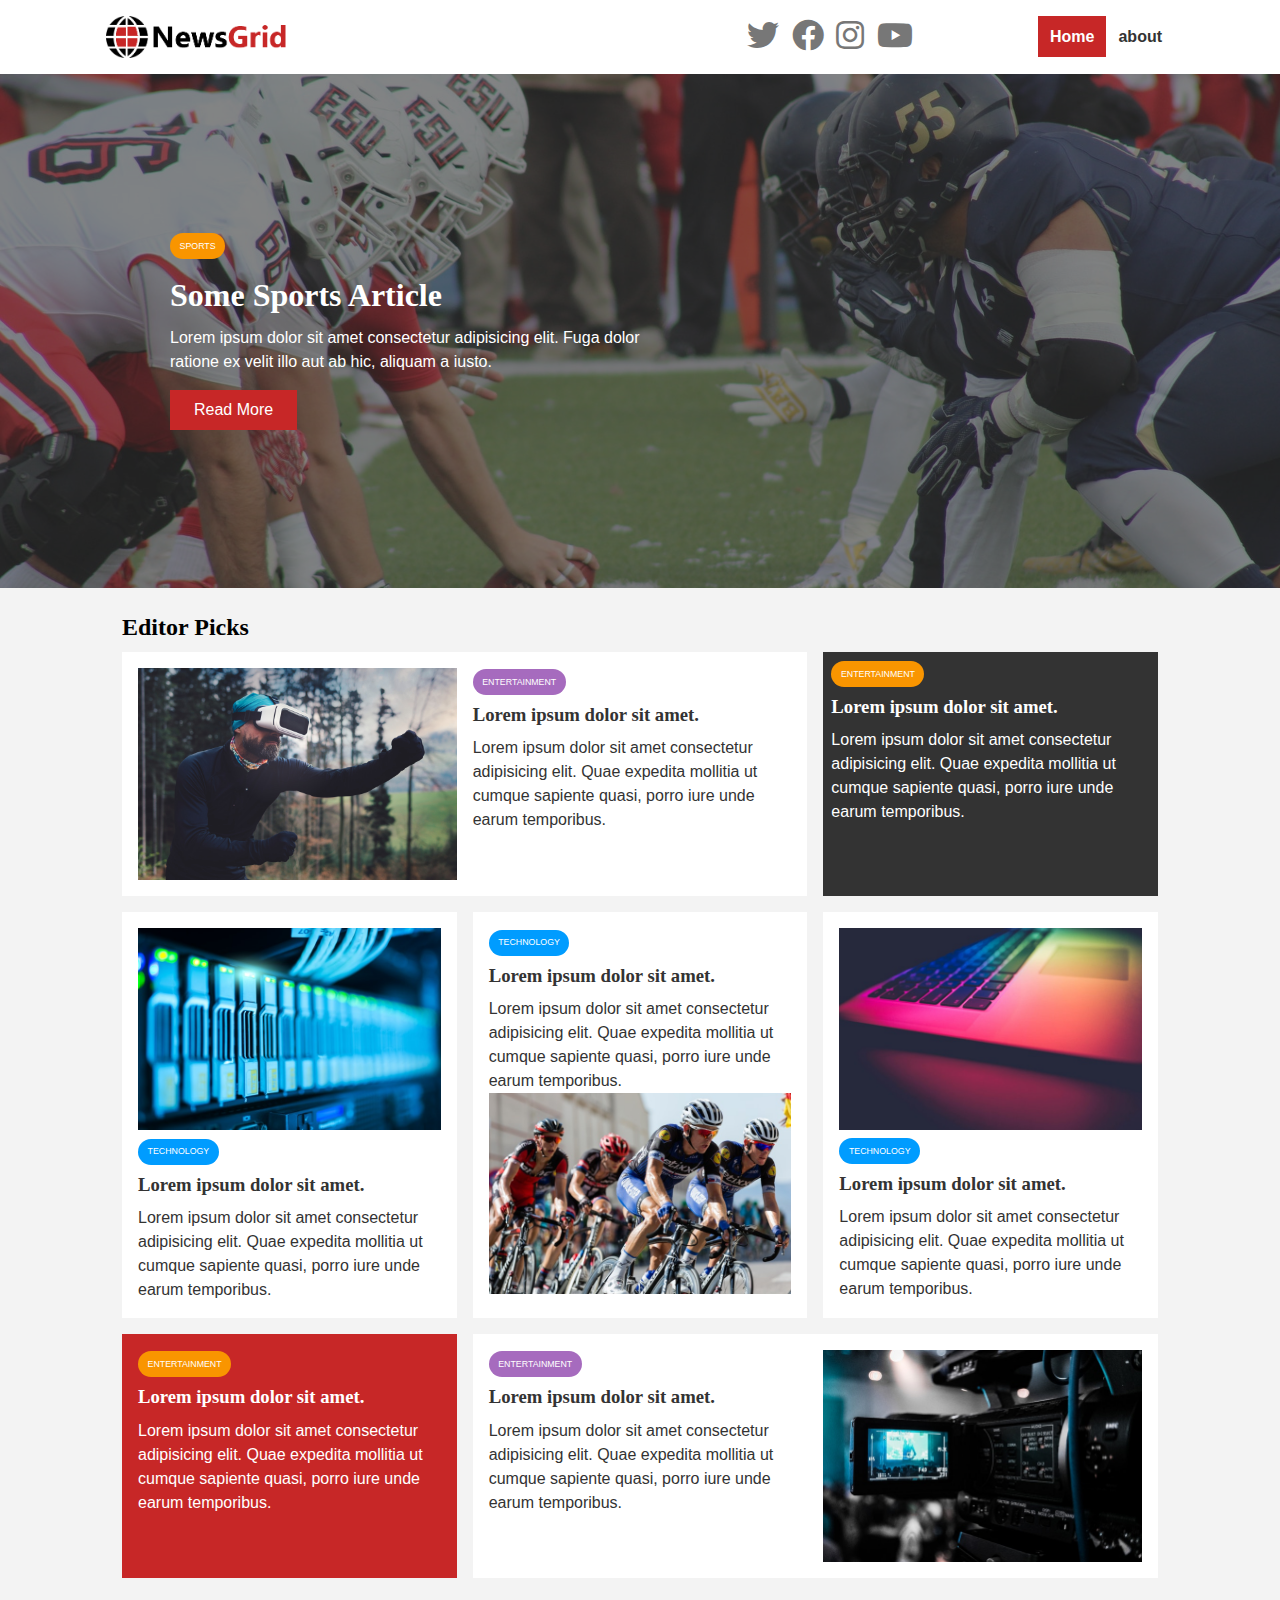
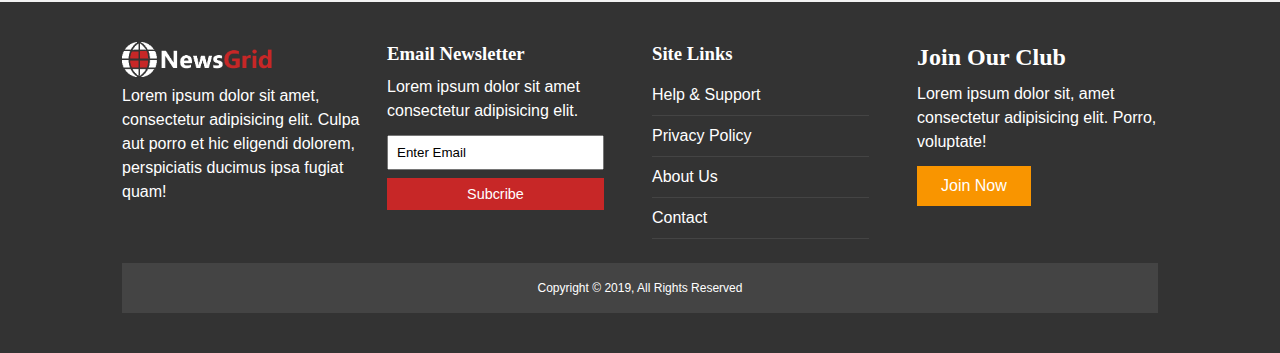
<file: index.html>
<!DOCTYPE html>
<html lang="en">
	<head>
		<meta charset="UTF-8" />
		<meta name="viewport" content="width=device-width, initial-scale=1.0" />
		<meta http-equiv="X-UA-Compatible" content="ie=edge" />
		<title>NewsGrid | latest news</title>
		<link rel="shortcut icon" type="images/x-icon" href="./favicon.ico" />
		<link rel="stylesheet" href="css/style.css" />
		<link rel="stylesheet" href="css/font-awesome/css/all.css" />
		<link
			rel="stylesheet"
			media="screen and (max-width: 768px)"
			href="css/mobile.css"
		/>
	</head>
	<body>
		<nav id="main-nav">
			<div class="container">
				<img src="./img/logo.png" alt="News grid" class="logo" />
				<div class="social">
					<a href="http://twitter.com" target="_blank"
						><i class="fab fa-twitter fa-2x"></i
					></a>
					<a href="http://facebook.com" target="_blank"
						><i class="fab fa-facebook fa-2x"></i
					></a>
					<a href="http://instagram.com" target="_blank"
						><i class="fab fa-instagram fa-2x"></i
					></a>
					<a href="http://youtube.com" target="_blank"
						><i class="fab fa-youtube fa-2x"></i
					></a>
				</div>
				<ul>
					<li><a class="current" href="index.html">Home</a></li>
					<li><a href="about.html">about</a></li>
				</ul>
			</div>
		</nav>
		<header id="showcase">
			<div class="container">
				<div class="showcase-container">
					<div class="showcase-content">
						<p class="category category-sports">Sports</p>
						<h1>Some Sports Article</h1>
						<p>
							Lorem ipsum dolor sit amet consectetur adipisicing elit. Fuga
							dolor ratione ex velit illo aut ab hic, aliquam a iusto.
						</p>
						<a href="article.html" class="btn btn-primary">Read More</a>
					</div>
				</div>
			</div>
		</header>
		<section class="main-article">
			<div class="container">
				<h2>Editor Picks</h2>
				<div class="article-container">
					<article class="card bg-white">
						<img src="./img/articles/ent1.jpg" alt="entertainment" />
						<div>
							<div class="category-ent category">ENTERTAINMENT</div>
							<h3>Lorem ipsum dolor sit amet.</h3>
							<p>
								Lorem ipsum dolor sit amet consectetur adipisicing elit. Quae
								expedita mollitia ut cumque sapiente quasi, porro iure unde
								earum temporibus.
							</p>
						</div>
					</article>

					<article class="card bg-dark">
						<div class="category-sports category">ENTERTAINMENT</div>
						<h3>Lorem ipsum dolor sit amet.</h3>
						<p>
							Lorem ipsum dolor sit amet consectetur adipisicing elit. Quae
							expedita mollitia ut cumque sapiente quasi, porro iure unde earum
							temporibus.
						</p>
					</article>

					<article class="card bg-white">
						<img src="./img/articles/tech1.jpg" alt="entertainment" />
						<div>
							<div class="category-tech category">TECHNOLOGY</div>
							<h3>Lorem ipsum dolor sit amet.</h3>
							<p>
								Lorem ipsum dolor sit amet consectetur adipisicing elit. Quae
								expedita mollitia ut cumque sapiente quasi, porro iure unde
								earum temporibus.
							</p>
						</div>
					</article>
					<article class="card bg-white">
						<div>
							<div class="category-tech category">TECHNOLOGY</div>
							<h3>Lorem ipsum dolor sit amet.</h3>
							<p>
								Lorem ipsum dolor sit amet consectetur adipisicing elit. Quae
								expedita mollitia ut cumque sapiente quasi, porro iure unde
								earum temporibus.
							</p>
						</div>
						<img src="./img/articles/sports1.jpg" alt="entertainment" />
					</article>

					<article class="card bg-white">
						<img src="./img/articles/tech2.jpg" alt="entertainment" />
						<div>
							<div class="category-tech category">TECHNOLOGY</div>
							<h3>Lorem ipsum dolor sit amet.</h3>
							<p>
								Lorem ipsum dolor sit amet consectetur adipisicing elit. Quae
								expedita mollitia ut cumque sapiente quasi, porro iure unde
								earum temporibus.
							</p>
						</div>
					</article>

					<article class="card bg-red">
						<div class="category-sports category">ENTERTAINMENT</div>
						<h3>Lorem ipsum dolor sit amet.</h3>
						<p>
							Lorem ipsum dolor sit amet consectetur adipisicing elit. Quae
							expedita mollitia ut cumque sapiente quasi, porro iure unde earum
							temporibus.
						</p>
					</article>

					<article class="card bg-white">
						<div>
							<div class="category-ent category">ENTERTAINMENT</div>
							<h3>Lorem ipsum dolor sit amet.</h3>
							<p>
								Lorem ipsum dolor sit amet consectetur adipisicing elit. Quae
								expedita mollitia ut cumque sapiente quasi, porro iure unde
								earum temporibus.
							</p>
						</div>
						<img src="./img/articles/ent2.jpg" alt="entertainment" />
					</article>
				</div>
			</div>
		</section>

		<footer>
			<div class="container">
				<div class="footer-element">
					<div class="new-grid">
						<img src="./img/logo_light.png" alt="logo" />
						<p>
							Lorem ipsum dolor sit amet, consectetur adipisicing elit. Culpa
							aut porro et hic eligendi dolorem, perspiciatis ducimus ipsa
							fugiat quam!
						</p>
					</div>
					<div class="email">
						<h3>Email Newsletter</h3>
						<p>Lorem ipsum dolor sit amet consectetur adipisicing elit.</p>
						<form action=""></form>
						<label for="email"></label>
						<input type="email" value="Enter Email" name="email" />
						<input type="submit" value="Subcribe" class="btn btn-primary" />
					</div>
					<div class="site_links">
						<h3>Site Links</h3>
						<ul>
							<li><a href="#">Help & Support</a></li>
							<li><a href="#">Privacy Policy</a></li>
							<li><a href="#">About Us</a></li>
							<li><a href="#">Contact</a></li>
						</ul>
					</div>
					<div class="club_group">
						<h2>Join Our Club</h2>
						<p>
							Lorem ipsum dolor sit, amet consectetur adipisicing elit. Porro,
							voluptate!
						</p>
						<a href="#" class="btn btn-secondary">Join Now</a>
					</div>
					<div class="copyright">
						<p>Copyright &copy; 2019, All Rights Reserved</p>
					</div>
				</div>
			</div>
		</footer>
	</body>
</html>
</file>
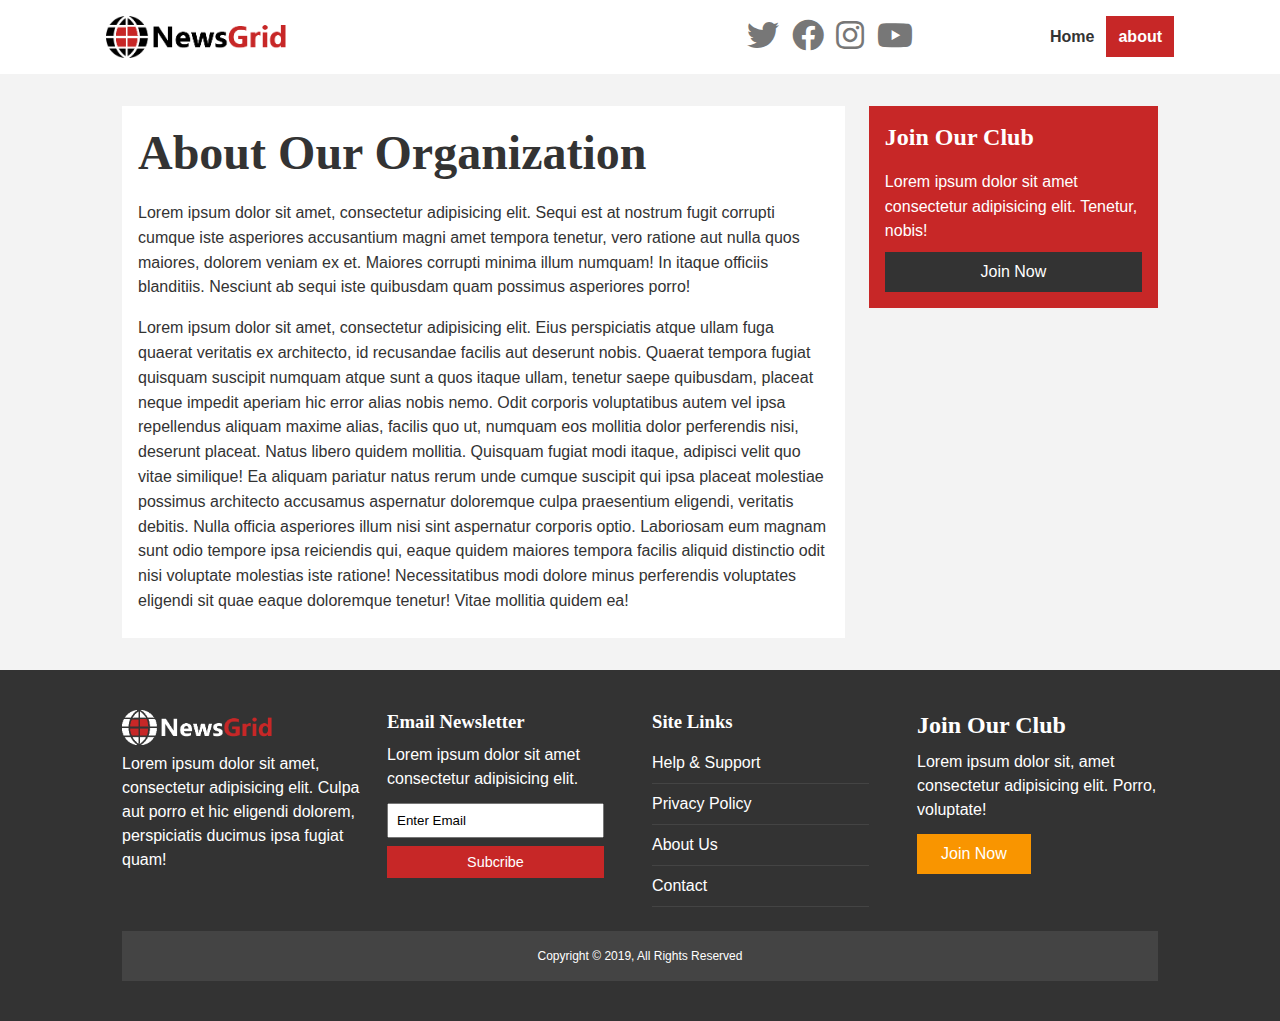
<file: about.html>
<!DOCTYPE html>
<html lang="en">
	<head>
		<meta charset="UTF-8" />
		<meta name="viewport" content="width=device-width, initial-scale=1.0" />
		<meta http-equiv="X-UA-Compatible" content="ie=edge" />
		<title>NewsGrid | latest news</title>
		<link rel="shortcut icon" type="images/x-icon" href="./favicon.ico" />
		<link rel="stylesheet" href="css/style.css" />
		<link rel="stylesheet" href="css/font-awesome/css/all.css" />
		<link
			rel="stylesheet"
			media="screen and (max-width:768px)"
			href="css/mobile.css"
		/>
	</head>
	<body>
		<nav id="main-nav">
			<div class="container">
				<img src="./img/logo.png" alt="News grid" class="logo" />
				<div class="social">
					<a href="http://twitter.com" target="_blank"
						><i class="fab fa-twitter fa-2x"></i
					></a>
					<a href="http://facebook.com" target="_blank"
						><i class="fab fa-facebook fa-2x"></i
					></a>
					<a href="http://instagram.com" target="_blank"
						><i class="fab fa-instagram fa-2x"></i
					></a>
					<a href="http://youtube.com" target="_blank"
						><i class="fab fa-youtube fa-2x"></i
					></a>
				</div>
				<ul>
					<li><a href="index.html">Home</a></li>
					<li><a class="current" href="about.html">about</a></li>
				</ul>
			</div>
		</nav>
		<section class="about_section">
			<div class="container">
				<div class="article_card">
					<div class="main_words bg-white">
						<h1 class="l-heading">About Our Organization</h1>
						<p>
							Lorem ipsum dolor sit amet, consectetur adipisicing elit. Sequi
							est at nostrum fugit corrupti cumque iste asperiores accusantium
							magni amet tempora tenetur, vero ratione aut nulla quos maiores,
							dolorem veniam ex et. Maiores corrupti minima illum numquam! In
							itaque officiis blanditiis. Nesciunt ab sequi iste quibusdam quam
							possimus asperiores porro!
						</p>
						<p>
							Lorem ipsum dolor sit amet, consectetur adipisicing elit. Eius
							perspiciatis atque ullam fuga quaerat veritatis ex architecto, id
							recusandae facilis aut deserunt nobis. Quaerat tempora fugiat
							quisquam suscipit numquam atque sunt a quos itaque ullam, tenetur
							saepe quibusdam, placeat neque impedit aperiam hic error alias
							nobis nemo. Odit corporis voluptatibus autem vel ipsa repellendus
							aliquam maxime alias, facilis quo ut, numquam eos mollitia dolor
							perferendis nisi, deserunt placeat. Natus libero quidem mollitia.
							Quisquam fugiat modi itaque, adipisci velit quo vitae similique!
							Ea aliquam pariatur natus rerum unde cumque suscipit qui ipsa
							placeat molestiae possimus architecto accusamus aspernatur
							doloremque culpa praesentium eligendi, veritatis debitis. Nulla
							officia asperiores illum nisi sint aspernatur corporis optio.
							Laboriosam eum magnam sunt odio tempore ipsa reiciendis qui, eaque
							quidem maiores tempora facilis aliquid distinctio odit nisi
							voluptate molestias iste ratione! Necessitatibus modi dolore minus
							perferendis voluptates eligendi sit quae eaque doloremque tenetur!
							Vitae mollitia quidem ea!
						</p>
					</div>
					<div class="side_words bg-red">
						<h2>Join Our Club</h2>
						<p>
							Lorem ipsum dolor sit amet consectetur adipisicing elit. Tenetur,
							nobis!
						</p>
						<a href="#" class="btn btn-block">Join Now</a>
					</div>
				</div>
			</div>
		</section>

		<footer>
			<div class="container">
				<div class="footer-element">
					<div class="new-grid">
						<img src="./img/logo_light.png" alt="logo" />
						<p>
							Lorem ipsum dolor sit amet, consectetur adipisicing elit. Culpa
							aut porro et hic eligendi dolorem, perspiciatis ducimus ipsa
							fugiat quam!
						</p>
					</div>
					<div class="email">
						<h3>Email Newsletter</h3>
						<p>Lorem ipsum dolor sit amet consectetur adipisicing elit.</p>
						<form action=""></form>
						<label for="email"></label>
						<input type="email" value="Enter Email" name="email" />
						<input type="submit" value="Subcribe" class="btn btn-primary" />
					</div>
					<div class="site_links">
						<h3>Site Links</h3>
						<ul>
							<li><a href="#">Help & Support</a></li>
							<li><a href="#">Privacy Policy</a></li>
							<li><a href="#">About Us</a></li>
							<li><a href="#">Contact</a></li>
						</ul>
					</div>
					<div class="club_group">
						<h2>Join Our Club</h2>
						<p>
							Lorem ipsum dolor sit, amet consectetur adipisicing elit. Porro,
							voluptate!
						</p>
						<a href="#" class="btn btn-secondary">Join Now</a>
					</div>
					<div class="copyright">
						<p>Copyright &copy; 2019, All Rights Reserved</p>
					</div>
				</div>
			</div>
		</footer>
	</body>
</html>
</file>
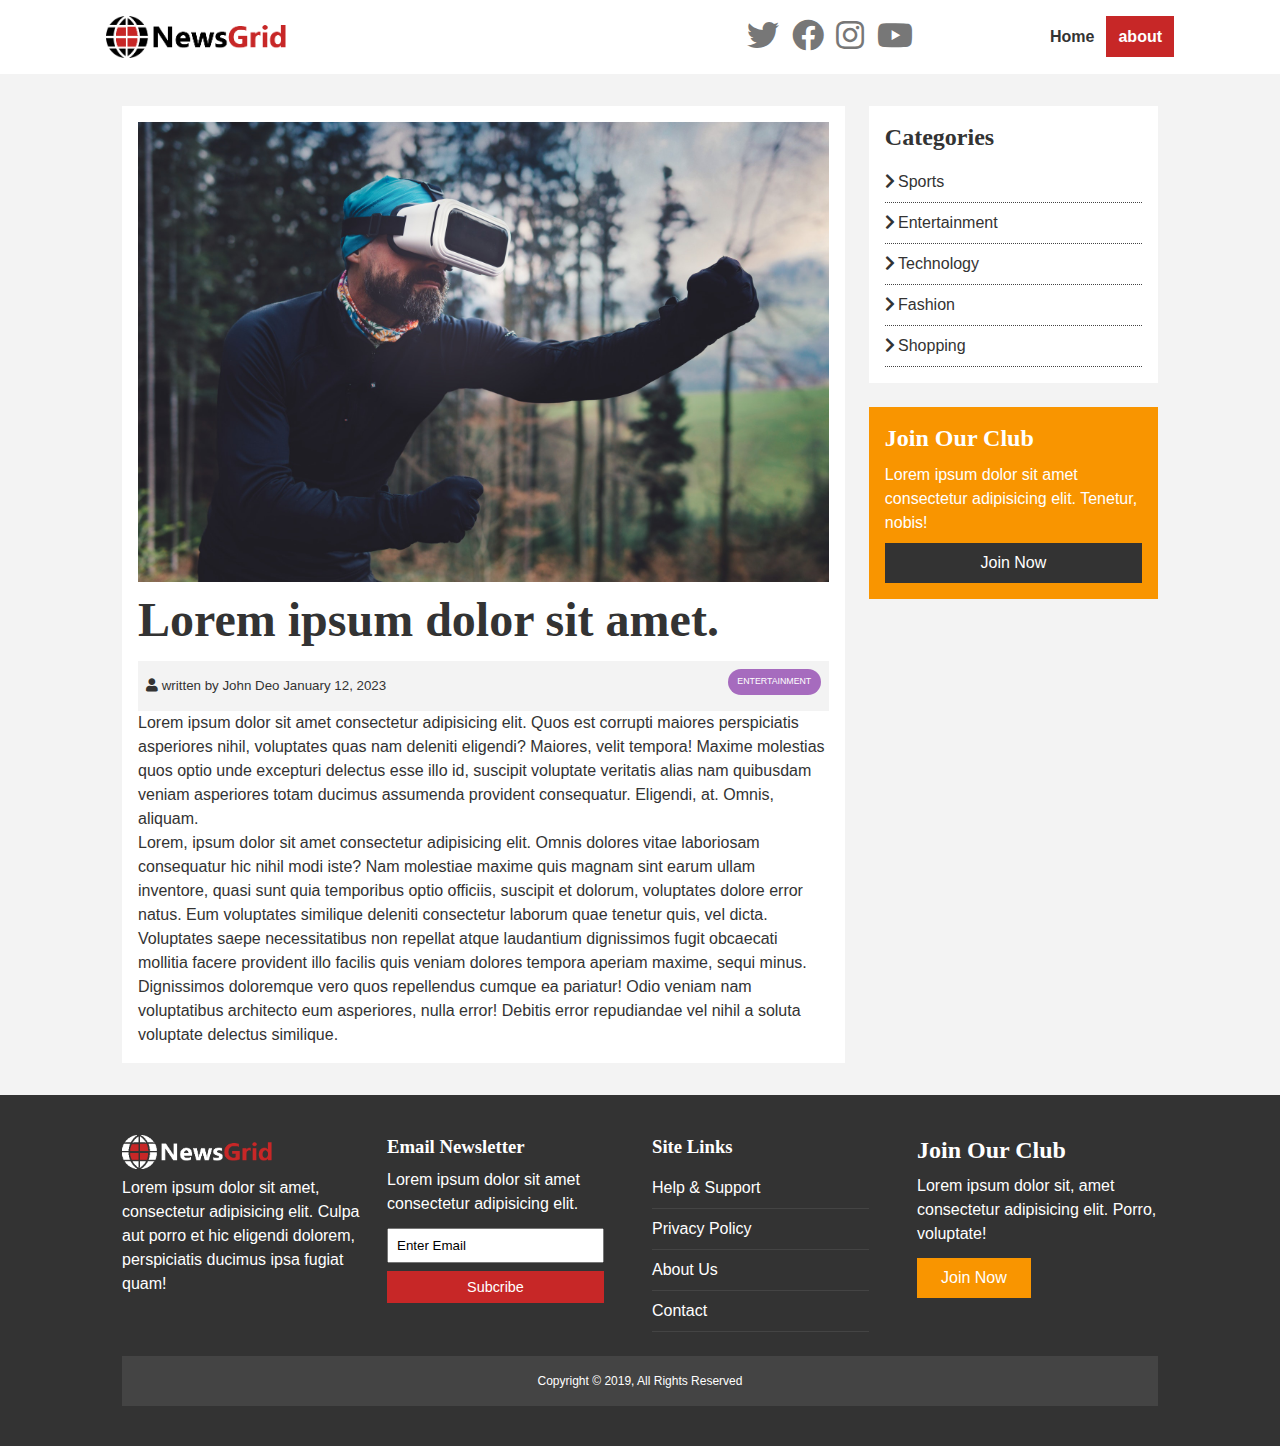
<file: article.html>
<!DOCTYPE html>
<html lang="en">
	<head>
		<meta charset="UTF-8" />
		<meta name="viewport" content="width=device-width, initial-scale=1.0" />
		<meta http-equiv="X-UA-Compatible" content="ie=edge" />
		<title>NewsGrid | latest news</title>
		<link rel="shortcut icon" type="images/x-icon" href="./favicon.ico" />
		<link rel="stylesheet" href="css/style.css" />
		<link rel="stylesheet" href="css/font-awesome/css/all.css" />
		<link
			rel="stylesheet"
			media="screen and (max-width:768px)"
			href="css/mobile.css"
		/>
	</head>
	<body>
		<nav id="main-nav">
			<div class="container">
				<img src="./img/logo.png" alt="News grid" class="logo" />
				<div class="social">
					<a href="http://twitter.com" target="_blank"
						><i class="fab fa-twitter fa-2x"></i
					></a>
					<a href="http://facebook.com" target="_blank"
						><i class="fab fa-facebook fa-2x"></i
					></a>
					<a href="http://instagram.com" target="_blank"
						><i class="fab fa-instagram fa-2x"></i
					></a>
					<a href="http://youtube.com" target="_blank"
						><i class="fab fa-youtube fa-2x"></i
					></a>
				</div>
				<ul>
					<li><a href="index.html">Home</a></li>
					<li><a class="current" href="about.html">about</a></li>
				</ul>
			</div>
		</nav>
		<section class="article_section">
			<div class="container">
				<div class="articles_general">
					<div class="left_article bg-white">
						<img src="./img/articles/ent1.jpg" alt="" />
						<h1 class="l-heading">Lorem ipsum dolor sit amet.</h1>
						<div class="meta">
							<small>
								<i class="fas fa-user"> </i> written by John Deo January 12,
								2023
							</small>
							<p class="category category-ent">ENTERTAINMENT</p>
						</div>
						<p>
							Lorem ipsum dolor sit amet consectetur adipisicing elit. Quos est
							corrupti maiores perspiciatis asperiores nihil, voluptates quas
							nam deleniti eligendi? Maiores, velit tempora! Maxime molestias
							quos optio unde excepturi delectus esse illo id, suscipit
							voluptate veritatis alias nam quibusdam veniam asperiores totam
							ducimus assumenda provident consequatur. Eligendi, at. Omnis,
							aliquam.
						</p>
						<p>
							Lorem, ipsum dolor sit amet consectetur adipisicing elit. Omnis
							dolores vitae laboriosam consequatur hic nihil modi iste? Nam
							molestiae maxime quis magnam sint earum ullam inventore, quasi
							sunt quia temporibus optio officiis, suscipit et dolorum,
							voluptates dolore error natus. Eum voluptates similique deleniti
							consectetur laborum quae tenetur quis, vel dicta. Voluptates saepe
							necessitatibus non repellat atque laudantium dignissimos fugit
							obcaecati mollitia facere provident illo facilis quis veniam
							dolores tempora aperiam maxime, sequi minus. Dignissimos
							doloremque vero quos repellendus cumque ea pariatur! Odio veniam
							nam voluptatibus architecto eum asperiores, nulla error! Debitis
							error repudiandae vel nihil a soluta voluptate delectus similique.
						</p>
					</div>
					<div class="right-side">
						<div class="first_list bg-white my-2">
							<h2>Categories</h2>
							<ul>
								<li>
									<a href="#"><i class="fas fa-chevron-right"></i>Sports</a>
								</li>
								<li>
									<a href="#"
										><i class="fas fa-chevron-right"></i>Entertainment</a
									>
								</li>
								<li>
									<a href="#"><i class="fas fa-chevron-right"></i>Technology</a>
								</li>
								<li>
									<a href="#"><i class="fas fa-chevron-right"></i>Fashion</a>
								</li>
								<li>
									<a href="#"><i class="fas fa-chevron-right"></i>Shopping</a>
								</li>
							</ul>
						</div>
						<div class="side_article bg-secondary">
							<h2>Join Our Club</h2>
							<p>
								Lorem ipsum dolor sit amet consectetur adipisicing elit.
								Tenetur, nobis!
							</p>
							<a href="#" class="btn btn-block">Join Now</a>
						</div>
					</div>
				</div>
			</div>
		</section>

		<footer>
			<div class="container">
				<div class="footer-element">
					<div class="new-grid">
						<img src="./img/logo_light.png" alt="logo" />
						<p>
							Lorem ipsum dolor sit amet, consectetur adipisicing elit. Culpa
							aut porro et hic eligendi dolorem, perspiciatis ducimus ipsa
							fugiat quam!
						</p>
					</div>
					<div class="email">
						<h3>Email Newsletter</h3>
						<p>Lorem ipsum dolor sit amet consectetur adipisicing elit.</p>
						<form action=""></form>
						<label for="email"></label>
						<input type="email" value="Enter Email" name="email" />
						<input type="submit" value="Subcribe" class="btn btn-primary" />
					</div>
					<div class="site_links">
						<h3>Site Links</h3>
						<ul>
							<li><a href="#">Help & Support</a></li>
							<li><a href="#">Privacy Policy</a></li>
							<li><a href="#">About Us</a></li>
							<li><a href="#">Contact</a></li>
						</ul>
					</div>
					<div class="club_group">
						<h2>Join Our Club</h2>
						<p>
							Lorem ipsum dolor sit, amet consectetur adipisicing elit. Porro,
							voluptate!
						</p>
						<a href="#" class="btn btn-secondary">Join Now</a>
					</div>
					<div class="copyright">
						<p>Copyright &copy; 2019, All Rights Reserved</p>
					</div>
				</div>
			</div>
		</footer>
	</body>
</html>
</file>
<file: css/style.css>
:root{
  --primary-color:#c72727;
  --secondary-color:#f99500;
  --light-color:#f3f3f3;
  --dark-color:#333;
  --max-width:1100px;
}
.category{
  --sports-color:#f99500;
  --ent-color:#a66bbe;
  --tech-color:#009cff;
}
*{
  padding:0;
  margin:0;
  box-sizing:border-box;
}
body{
  font-family:'Lato', Helvetica, sans-serif;
  line-height:1.5;
  background:var(--light-color);
}
a {
  color:#333;
  text-decoration:none;
}
ul{
  list-style:none;
}
img{ 
  width:100%;
}
h1, h2, h3, h4, h5, h6 {
  font-family:'staatliches',cursive;
  margin-bottom:.55rem;
  line-height: 1.3;
}
/* utility */
.container{
  max-width:var(--max-width);
  margin:auto;
  padding:0 2rem;
  overflow:hidden;
}
.category{
  display: inline-block;
  color:#fff;
  font-size: 0.55rem;
  text-transform: uppercase;
  padding:0.4rem 0.6rem;
  border-radius: 15px;
  margin-bottom:0.5rem;
}
.category-sports {
  background: var(--sports-color);
}
.category-ent {
  background: var(--ent-color);
}
.category-tech {
  background: var(--tech-color);
}
.btn{
  display:inline-block;
  border:none;
  background: var(--dark-color);
  color:#fff;
  padding:0.5rem 1.5rem;
}
.btn-light{
  background: var(--light-color)
}
.btn-primary{
  background: var(--primary-color)
}
.btn-secondary{
  background: var(--secondary-color)
}
.btn-block{
  display:block;
  widows: 100%;
  text-align:center;
}
.btn:hover{
  opacity:0.9;
}
.bg-dark{
  background:var(--dark-color);
  color:#fff;
}
.bg-white{
  background:#fff;
  color:#333;
  padding:1rem;
}
.bg-red{
  background:var(--primary-color);
  color:#fff;
  padding:1rem;
}
.bg-secondary{
  background:var(--secondary-color);
  color:#fff;
  padding:1rem;
}
.l-heading{
  font-size:3rem;
}
/* Navigation */
#main-nav{
  background:#fff;
  position: sticky;
  top:0;
  z-index:2;
}
#main-nav .container{
  display:grid;
  grid-template-columns:6fr 3fr 2fr;
  padding:1rem;
  align-items:center;
}
#main-nav .logo{
  width:180px;
} 
#main-nav ul{
  justify-self:end;
  display:flex;
}
#main-nav ul li a{
  padding:0.75rem;
  font-weight:bold;
}
#main-nav ul li a.current{
  background:var(--primary-color);
  color:#fff;
}
#main-nav ul li a:hover{
  background:var(--light-color);
  color:var(--dark-color);
}
#main-nav .social{
  justify-self:center;
}
#main-nav .social i{
  color:#777;
  margin-right: .5rem;
}
/* Showcase */
#showcase{
  color:#fff;
  background:#333;
  padding:2rem;
  position:relative;
}
#showcase:before{
 content:'';
  background:url('../img/featured.jpg') no-repeat center center/ cover;
  position:absolute;
  top:0;
  left:0;
  width:100%;
  height:100%;
  opacity:0.4;
}
#showcase .showcase-container{
  display:grid;
  grid-template-columns:repeat(2, 1fr);
  justify-content:center;
  align-items:center;
  height:50vh; 
  padding:3rem;
}
#showcase .showcase-content{
  z-index:1;
 
}
#showcase .showcase-content p{
margin-bottom: 1rem;
}
.main-article{
  background:var(--light-color);
  padding:1.5rem;
}
.main-article .article-container{
  display:grid;
  grid-gap:1rem;
  grid-template-columns:repeat(3, 1fr);
}
.main-article .article-container> *:first-child,
.main-article .article-container> *:last-child
{
  display:grid;
  grid-template-columns:repeat(2, 1fr);
  grid-column:1 /span 2;
  grid-gap:1rem;
}
.main-article .article-container> *:last-child{
  grid-column:2 /span 2;
}
article{
  padding:0.5rem;
}
footer{
  background:#333;
  color:#fff;
}
footer a{
  color:#fff;
}
.footer-element{
  display:grid;
  grid-template-columns:repeat(4, 1fr);
  grid-gap:1.5rem;
  padding:2.5rem 0;
}
.footer-element> *:last-child{
  grid-column:1 /span 4;
  text-align:center;
  background:#444;
  padding:1rem;
  font-size:0.75rem;
}
.footer-element img{
  width:150px;
}
.footer-element .email input[type='email']{
  padding:0.5rem;
  width:90%;
  margin-bottom:0.5rem;
}
.footer-element .email input[type='submit']{
  width:90%;
  font-size:0.9rem;
  margin-bottom:0.5rem;
}
.footer-element .site_links ul li{
  border-bottom:1px solid #444;
  padding:0.5rem 0;
  width:90%;
}
.footer-element .email p,
.footer-element .club_group p{
margin-bottom:0.75rem;
}
/* about page */
.about_section .article_card{
  display:grid;
  grid-template-columns:5fr 2fr;
  grid-gap:1.5rem;
  margin:2rem 0;
}
.about_section .article_card> *:first-child{
  grid-row:1 /span 3;
}
.about_section .article_card p{
  line-height:1.55rem;
  padding:0.5rem 0;
}
.meta{
  background:var(--light-color);
  padding:0.5rem;
  display:flex;
  align-items:center;
  justify-content:space-between;
}
.articles_general{
  display:grid;
  grid-template-columns:5fr 2fr;
  grid-gap:1.5rem;
  margin:2rem 0;
}
.articles_general .first_list{
  margin-bottom:1.5rem;
}
.articles_general .first_list ul li{
  border-bottom:1px dotted #444;
  padding:0.5rem 0;
}
.articles_general .first_list ul li i{
  margin-right:0.2rem;
}
.articles_general .side_article p{
 margin-bottom:0.5rem;
}

/* #mainheader{
  position:relative;
  background:#333;
  height:50vh;
  
}
#mainheader::before{
  content:'';
  position:absolute;
  top:0;
  left:0;
  background:url('../img/featured.jpg') no-repeat center center/cover;
  width:100%;
  height:inherit;
  z-index:2;
  opacity:0.6;
}
.main-section{
  display:grid;
  grid-template-columns:1fr 1fr;
  align-items:center;
  justify-content:center;
  color:#fff;
  height:50vh;
}
.section-content{
  z-index:3;
}
.section-content .sport{
  display:inline-block;
  padding:5px 7px;
  background:orange;
  border-radius:25px;
}
.section-content h1{
  margin:1rem 0;
}
.section-content p{
  margin-bottom:1rem;
}
.section-content a{
  background:red;
  padding:0.5rem 1rem;
  border-radius:2px;
  color:#fff;
}
.section-content a:hover{
  opacity:0.9;
} */
</file>
<file: css/mobile.css>
#main-nav .social{
    display:none;
}
#main-nav .container{
    grid-template-columns:1fr;
    grid-gap:1.2rem;
}
#main-nav .logo,
#main-nav ul{
    justify-self:center;
}
#main-nav ul li a{
    padding:0.5rem;
}
.main-article .article-container{
   grid-template-columns:repeat(2, 1fr); 
}
.main-article .article-container> *:first-child,
.main-article .article-container> *:last-child{
    grid-template-columns:1fr;
   grid-column:1; 
}
@media(max-width: 600px){
    #showcase .showcase-container{
        grid-template-columns:1fr;
        justify-self:center;
    }
    .main-article .article-container{
        grid-template-columns:1fr; 
     }
     .footer-element{
        grid-template-columns:1fr;
     }
     .footer-element> *:last-child{
        grid-column:1;
     }
     .footer-element > *:first-child,
     .footer-element > *:nth-child(2){
        border-bottom:1px dotted #444;
     }
     .about_section .article_card,
     .articles_general
     {
        grid-template-columns:1fr;
     }
     .about_section .article_card> *:first-child{
        grid-row:1;
     }
     
}
</file>
